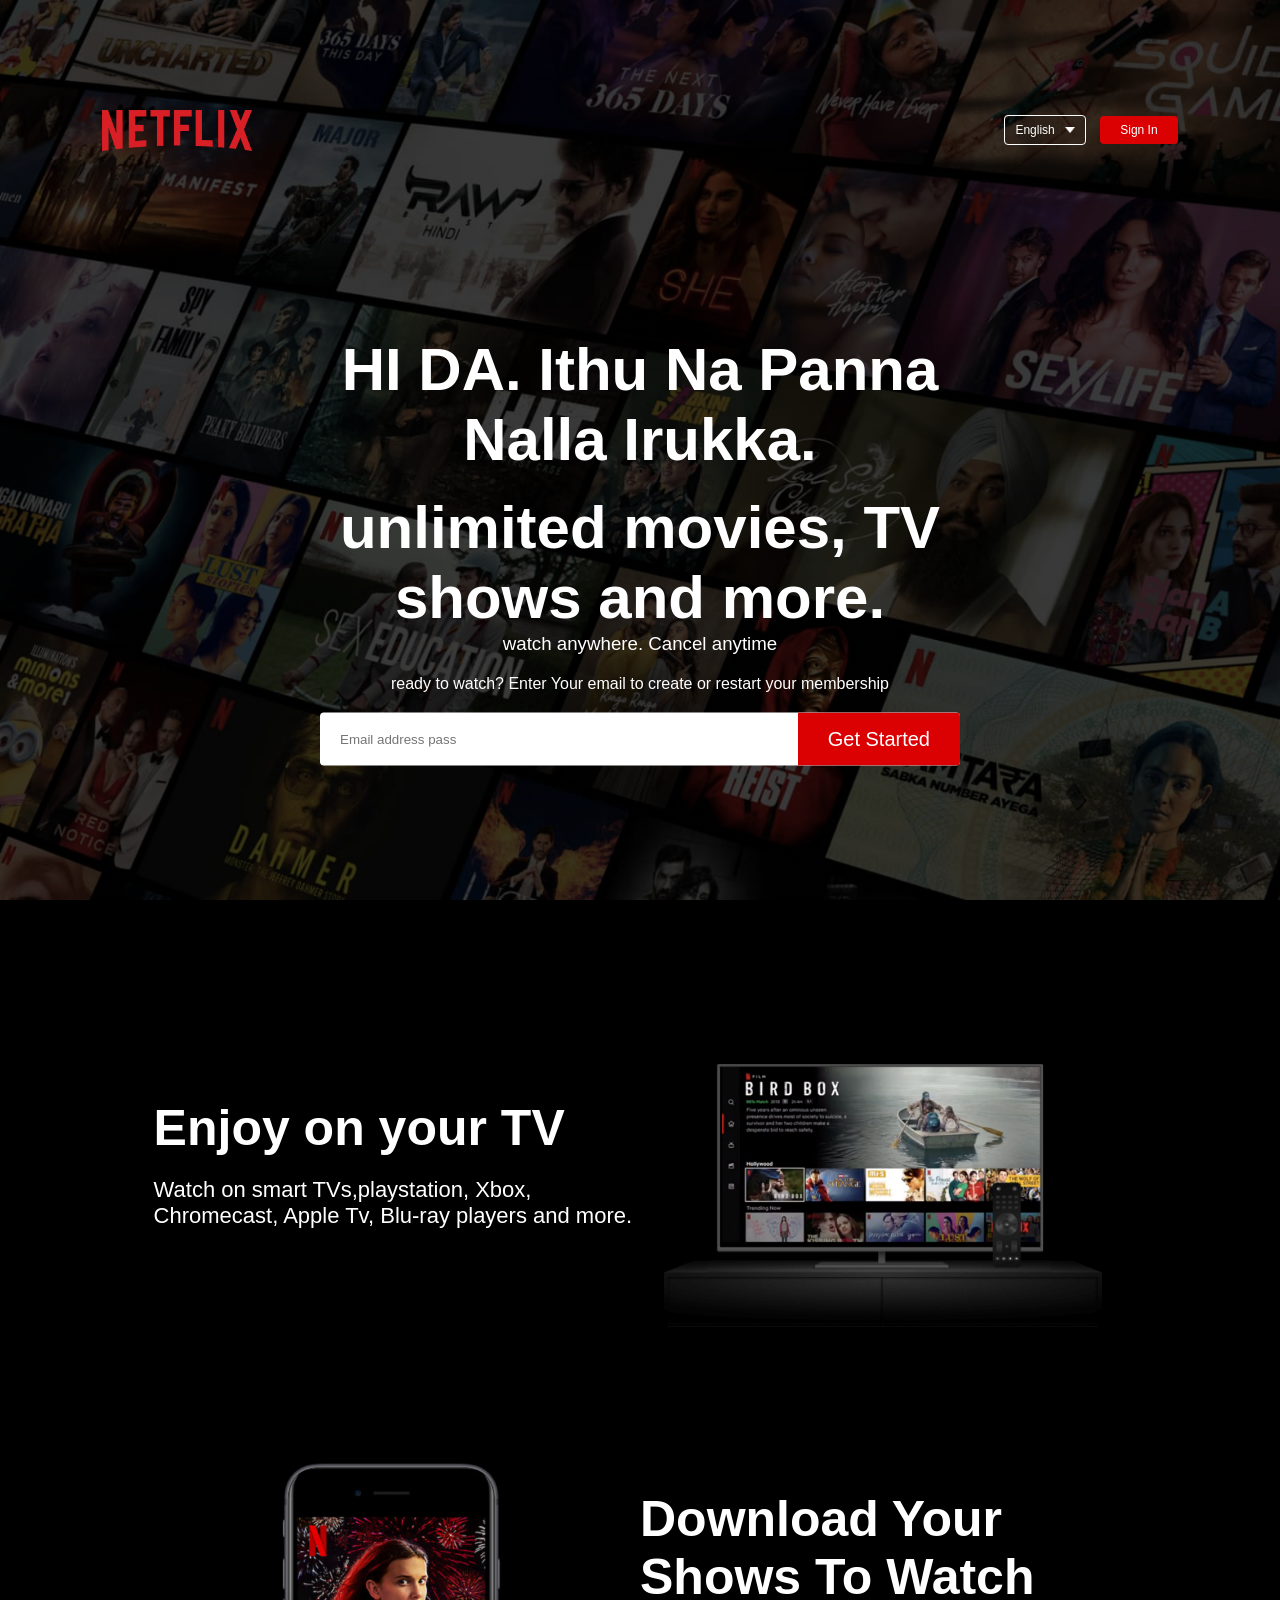
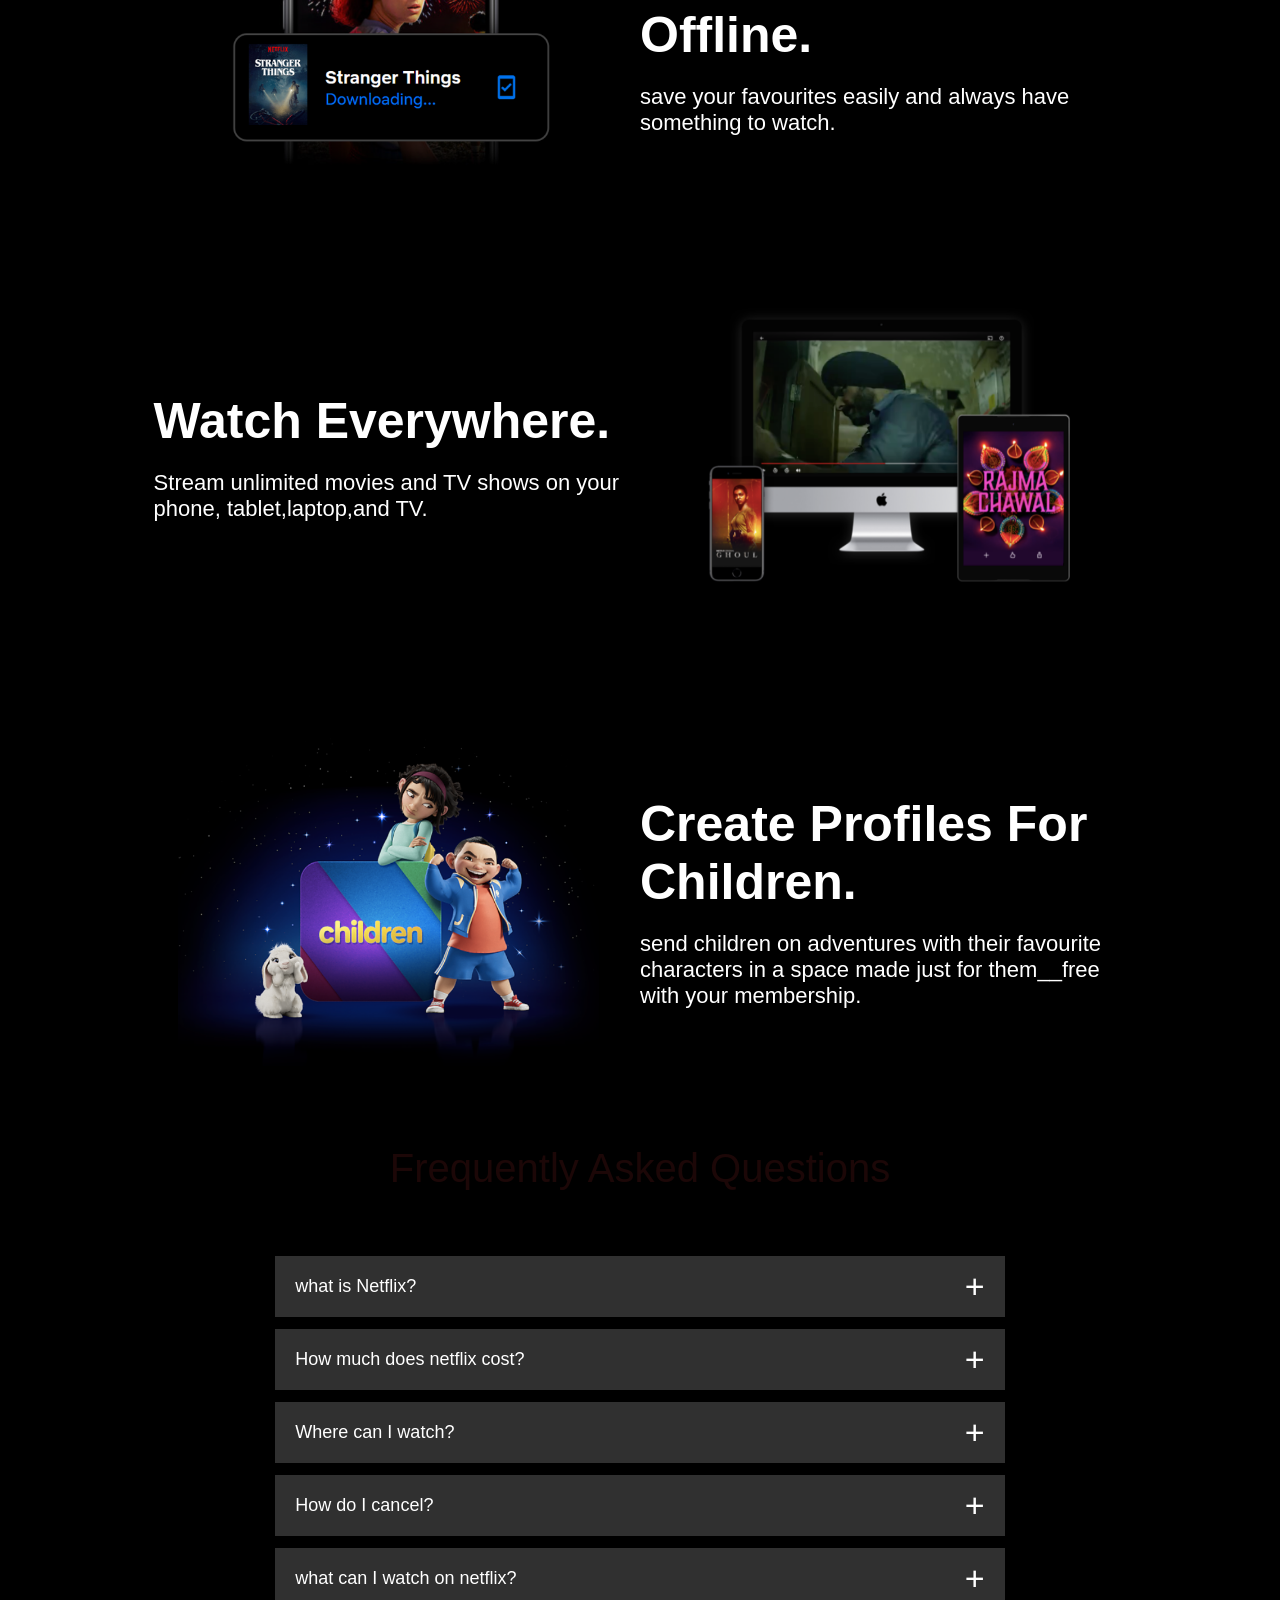
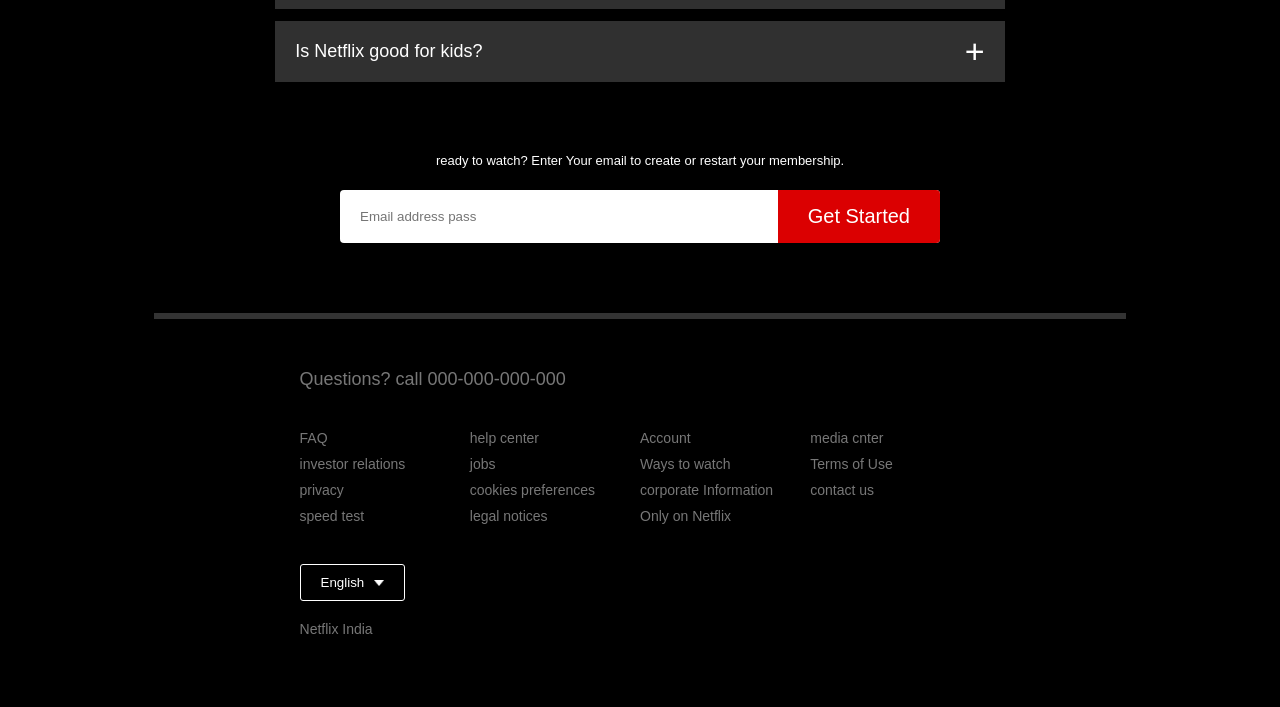
<file: images/index.html>
<!DOCTYPE html>
<html lang="en">
<head>
    <meta charset="UTF-8">
    <meta name="viewport" content="width=device-width, initial-scale=1.0">
    <title>netflix clone</title>
    <link rel="stylesheet" href="style.css">
</head>
<body>
<div class="header">
    <nav>
        <img src="logo.png" class="logo">
        <div>
            <button class="language-btn">English <img src="down-icon.png"></button>
            <button>Sign In</button>
        </div>
    </nav>
    <div class="hearder-content">
        <h1>HI DA. Ithu Na Panna Nalla Irukka.</h1><br>
        <h1>unlimited movies, TV shows and more.</h1>
        <h3>watch anywhere. Cancel anytime</h3>
        <p>ready to watch? Enter Your email to create or restart your membership</p>
        <form class="email">
            <input type="email" placeholder="Email address pass" required>
            <button type="submit">Get Started</button>
        </form>
    </div>
</div>
<div class="features">
    <div class="row">
        <div class="text-col">
            <h2>Enjoy on your TV </h2>
            <p>Watch on smart TVs,playstation, Xbox, Chromecast, Apple Tv, Blu-ray players and more.</p>
        </div>
        <div class="img-col">
            <img src="feature-1.png" >
        </div>
    </div>
    <div class="row">
        <div class="img-col">
            <img src="feature-2.png" >
        </div>
        <div class="text-col">
            <h2>Download Your Shows To Watch Offline.</h2>
            <p>save your favourites easily and always have something to watch.</p>
        </div>
       
    </div>
    <div class="row">
        <div class="text-col">
            <h2>Watch Everywhere.</h2>
            <p>Stream unlimited movies and TV shows on your phone, tablet,laptop,and TV.</p>
        </div>
        <div class="img-col">
            <img src="feature-3.png" >
        </div>
    </div>
    <div class="row">
        <div class="img-col">
            <img src="feature-4.png" >
        </div>
        <div class="text-col">
            <h2>Create Profiles For Children.</h2>
            <p>send children on adventures with their favourite characters in a space made just for them__free with your membership.</p>
        
    </div>
</div>

<div class="feq">
    <h2>Frequently Asked Questions</h2>
    <ul class="accordion">
        <li>
            <input type="radio" name="accordion" id="first">
            <label for="first">what is Netflix?</label>
            <div class="content">
                <p>Lorem ipsum dolor sit amet consectetur adipisicing elit. Eligendi reprehenderit pariatur quidem id inventore, ipsam cum vitae fugiat iure ducimus. Fugiat, qui neque reprehenderit dolorem recusandae, vero culpa laudantium minima natus iusto illum necessitatibus alias minus perspiciatis. Quibusdam, amet incidunt iste alias dolore magnam delectus! Odit aliquam voluptate ipsum vitae?</p>
            </div>
        </li>
        <li>
            <input type="radio" name="accordion" id="second">
            <label for="second">How much does netflix cost?</label>
            <div class="content">
                <p>Lorem ipsum dolor sit amet consectetur adipisicing elit. Eligendi reprehenderit pariatur quidem id inventore, ipsam cum vitae fugiat iure ducimus. Fugiat, qui neque reprehenderit dolorem recusandae, vero culpa laudantium minima natus iusto illum necessitatibus alias minus perspiciatis. Quibusdam, amet incidunt iste alias dolore magnam delectus! Odit aliquam voluptate ipsum vitae?</p>
            </div>
        </li>
        <li>
            <input type="radio" name="accordion" id="third">
            <label for="third">Where can I watch?</label>
            <div class="content">
                <p>Lorem ipsum dolor sit amet consectetur adipisicing elit. Eligendi reprehenderit pariatur quidem id inventore, ipsam cum vitae fugiat iure ducimus. Fugiat, qui neque reprehenderit dolorem recusandae, vero culpa laudantium minima natus iusto illum necessitatibus alias minus perspiciatis. Quibusdam, amet incidunt iste alias dolore magnam delectus! Odit aliquam voluptate ipsum vitae?</p>
            </div>
        </li>
        <li>
            <input type="radio" name="accordion" id="fourth">
            <label for="fourth">How do I cancel?</label>
            <div class="content">
                <p>Lorem ipsum dolor sit amet consectetur adipisicing elit. Eligendi reprehenderit pariatur quidem id inventore, ipsam cum vitae fugiat iure ducimus. Fugiat, qui neque reprehenderit dolorem recusandae, vero culpa laudantium minima natus iusto illum necessitatibus alias minus perspiciatis. Quibusdam, amet incidunt iste alias dolore magnam delectus! Odit aliquam voluptate ipsum vitae?</p>
            </div>
        </li>
        <li>
            <input type="radio" name="accordion" id="fifth">
            <label for="fifth">what can I watch on netflix?</label>
            <div class="content">
                <p>Lorem ipsum dolor sit amet consectetur adipisicing elit. Eligendi reprehenderit pariatur quidem id inventore, ipsam cum vitae fugiat iure ducimus. Fugiat, qui neque reprehenderit dolorem recusandae, vero culpa laudantium minima natus iusto illum necessitatibus alias minus perspiciatis. Quibusdam, amet incidunt iste alias dolore magnam delectus! Odit aliquam voluptate ipsum vitae?</p>
            </div>
        </li>
        <li>
            <input type="radio" name="accordion" id="sixth">
            <label for="sixth">Is Netflix good for kids?</label>
            <div class="content">
                <p>Lorem ipsum dolor sit amet consectetur adipisicing elit. Eligendi reprehenderit pariatur quidem id inventore, ipsam cum vitae fugiat iure ducimus. Fugiat, qui neque reprehenderit dolorem recusandae, vero culpa laudantium minima natus iusto illum necessitatibus alias minus perspiciatis. Quibusdam, amet incidunt iste alias dolore magnam delectus! Odit aliquam voluptate ipsum vitae?</p>
            </div>
        </li>
    </ul>
    <small style="color: #fff;">ready to watch? Enter Your email to create or restart your membership.</small>
    <form class="email">
        <input type="email" placeholder="Email address pass" required>
        <button type="submit">Get Started</button>
    </form>
</div>

<div class="footer">
    <h2>Questions? call 000-000-000-000</h2>

    <div class="row">
        <div class="col">
            <a href="#">FAQ</a>
            <a href="#">investor relations</a>
            <a href="#">privacy</a>
            <a href="#">speed test</a>
        </div>
        <div class="col">
            <a href="#">help center</a>
            <a href="#">jobs</a>
            <a href="#">cookies preferences</a>
            <a href="#">legal notices</a>
        </div>
        <div class="col">
            <a href="#">Account</a>
            <a href="#">Ways to watch</a>
            <a href="#">corporate Information</a>
            <a href="#">Only on Netflix</a>
        </div>
        <div class="col">
            <a href="#">media cnter</a>
            <a href="#">Terms of Use</a>
            <a href="#">contact us</a>
        </div>
    </div>
    <button class="language-btn">English <img src="down-icon.png"></button>
    <p class="copyright-txt">Netflix India</p>
</div>
</body>
</html>
</file>
<file: images/style.css>
*{
    margin: 0;
    padding: 0;
    font-family: 'Poppins', sans-serif;
    box-sizing: border-box;
}
body{
    background: #000;
    color: #1c0707;
}
.header{
    width: 100%;
    height: 100vh;
    background-image: linear-gradient(rgba(0,0,0,0.7),rgba(0,0,0,0.7)),url(header-image.png);
    background-size: cover;
    background-position: center;
    padding: 100px 8%;
    position: relative;
}

nav{
    display: flex;
    align-items: center;
    justify-content: space-between;
    padding: 10px 0;

}

.logo{
    width: 150px;
    cursor: pointer;

}

nav button {
    border: 0;
    outline: 0;
    background: #db0001;
    color: #fff;
    padding: 7px 20px;
    font-size: 12px;
    border-radius: 4px;
    margin-left: 10px;
    cursor: pointer;
}

.language-btn{
    display: inline-flex;
    align-items: center;
    background:transparent;
    border: 1px solid #fff;
    padding: 7px 10px;
}
.language-btn img{
    width: 10px;
    margin-left: 10px;
}

.hearder-content{
    position: absolute;
    top: 50%;
    left: 50%;
    transform: translate(-50%, -50%);
    text-align: center;
    margin-top: 100px;
    color: #fff;
}
.hearder-content h1{
    font-size: 60px;
    line-height: 70px;
    font-weight: 600;
    max-width: 650px;

}
.hearder-content h3{
    font-weight: 400;
    margin-bottom: 20px;

}

.email{
    background: #ffff;
    border-radius: 4px;
    display:flex ;
    align-items: center;
    margin-top: 20px;
    overflow: hidden;
}

.email input{
    flex: 1;
    border: 0;
    outline: 0;
    margin-left: 20px;
}

.email button{
    background: #db0001;
    border: 0;
    outline: 0;
    color: #fff;
    font-size: 20px;
    cursor: pointer;
    padding: 15px 30px;
}


.features{
    padding: 50px 12%;
    font-size: 22px;
}
.row{
    display: flex;
    width: 100%;
    align-items: center;
    flex-wrap: wrap;
    padding: 50px 0;
    color: #fff;
}
.text-col{
    flex-basis: 50%;
    margin-bottom: 20px;
}
.img-col{
    flex-basis: 50%;
    margin-bottom: 20px;
}
.img-col img{
display: block;
width: 90%;
margin: auto;
}
.features h2{
    font-size: 50px;
    font-weight:600;
    margin-bottom: 20px;
}

.feq{
    padding: 10px 12%;
    text-align: center;
    font-size: 18px;
}
.feq h2{
    font-weight: 500;
    font-size: 40px;
}

.accordion{
    margin: 60px auto;
    width: 100%;
    max-width: 750px;
    color: #fff;
}
.accordion li{
    list-style: none;
    width: 100%;
    padding: 5px;
}
.accordion li label{
    display: flex;
    align-items: center;
    padding: 20px;
    font-size: 18px;
    font-weight: 500;
    background: #303030;
    margin-bottom: 2px;
    cursor: pointer;
    position: relative;
}
label::after{
    content: '+';
    font-size: 34px;
    position: absolute;
    right: 20px;
    transition: transform 0.5s;
}
input[type="radio"]{
    display: none;
}
.accordion .content{
    background: #303030;
    text-align: left;
    padding: 0 20px;
    max-height: 0;
    overflow: hidden;
    transition: max-height 0.5s, padding 0.5s;
}
.accordion input[type="radio"]:checked + label + .content{
    max-height: 600px;
    padding: 30px 20px;
}
.accordion input[type="radio"]:checked + label::after{
    transform: rotate(135deg);
}
.feq .email{
    max-width: 600px;
    margin: 20px auto 60px;
}
.feq small{
    font-size: 13px;
}


.footer{
    padding:  50px 15% 10px;
    border-top: 6px solid #333;
    color: #777;
}

.footer h2{
    font-size: 18px;
    font-weight: 400;
    margin-bottom: 30px;
}
.footer .col{
    flex-basis: 25%;
    flex-grow: 1;
    margin-bottom: 20px;
}
.footer .col a{
    display: block;
    text-decoration: none;
    color: #777;
    font-size: 14px;
    margin-bottom: 10px;
}
.footer .row{
    align-items: flex-start;
    padding: 10px 0;
}
.footer .language-btn{
    color: #fff;
    padding: 10px 20px;
    border-radius: 3px;
}
.copyright-txt{
    font-size: 14px;
    margin-top: 20px;
    margin-bottom: 10px;
}


@media only screen and (max-width: 600px){
    .logo{
        width: 100px;
    }
    nav button{
        padding: 5px 10px;
    }
    nav .language-btn{
        padding: 4px 8px;
    }
    .header-content{
        position: unset;
        transform: none;
        padding-top: 150px;
    }
    .header-content h1{
        font-size: 30px;
    }
    .email button{
        font-size: 12px;
        padding: 10px 15px;
    }
    .text-col, .img-col{
        flex-basis: 100%;

    }
    .features h2{
        font-size: 30px;
    }
    .features p{
        font-size: 15px;
    }
    .row:nth-child(2), .row:nth-child(4){
        flex-direction: column-reverse;
    }
    .features .row{
        padding: 10px 0;

    }
    .feq h2{
        font-size: 20px;
    }
    .accordion .content{
        font-size: 14px;
    }
    .accordion li label{
        padding: 10px;
        font-size: 14px;
    }
    label::after{
        font-size: 22px;
    }
}
</file>
